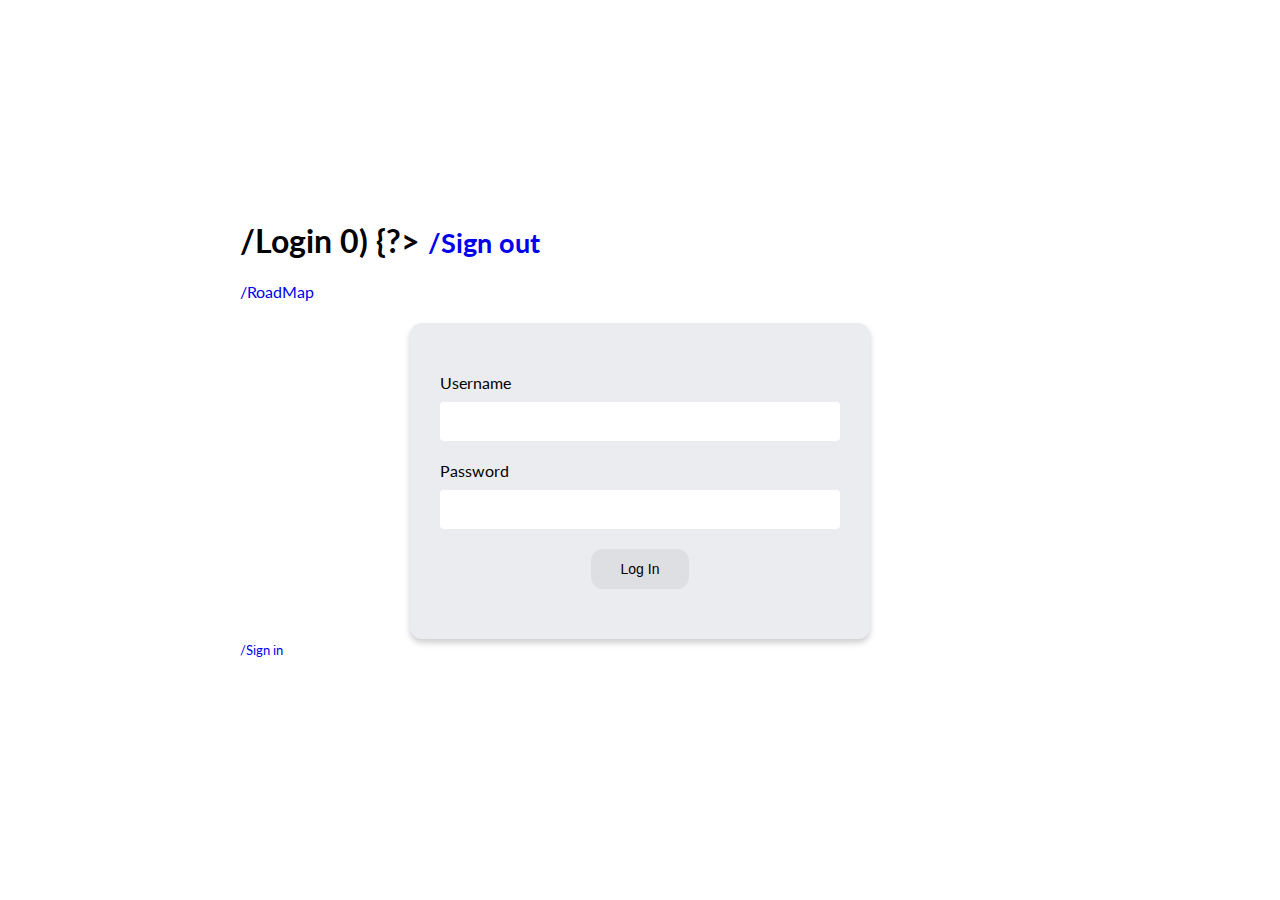
<file: assets/templates/html/login.html>
<!DOCTYPE html>
<html lang="ru">

<head>
    <meta charset="UTF-8">
    <meta http-equiv="X-UA-Compatible" content="IE=edge">
    <meta name="viewport" content="width=device-width, initial-scale=1.0">


    <link rel="icon" href="/assets/frontend/img/favicon/favicon.ico">

    <link rel="stylesheet" href="/assets/frontend/fonts/fonts.css">
    <link rel="stylesheet" href="/assets/frontend/css/auth.css">

    <title>ManicureApp - Login</title>
</head>

<body>

    <main class="container">

        <h1>/Login <? if ($accessLevel > 0) {?> <a href="/user/signout"><small>/Sign out</small></a> <?}?></h1>
        <a href="/">/RoadMap</a>

        <div class="process">
            <p><? isset($error) ? print($error) : null ?></p>
        </div>
        <form method="POST" class="form" action="/user/login">
            <div class="form-group">
                <label for="username">Username</label>
                <input type="text" name="username" required="required">
            </div>
            <div class="form-group">
                <label for="username">Password</label>
                <input type="password" name="password" required="required">
            </div>
            <div class="form-action">
                <button type="submit">Log In</button>
            </div>
        </form>
        <a href="/signin"><small>/Sign in</small></a>

    </main>

    
</body>

</html>
</file>
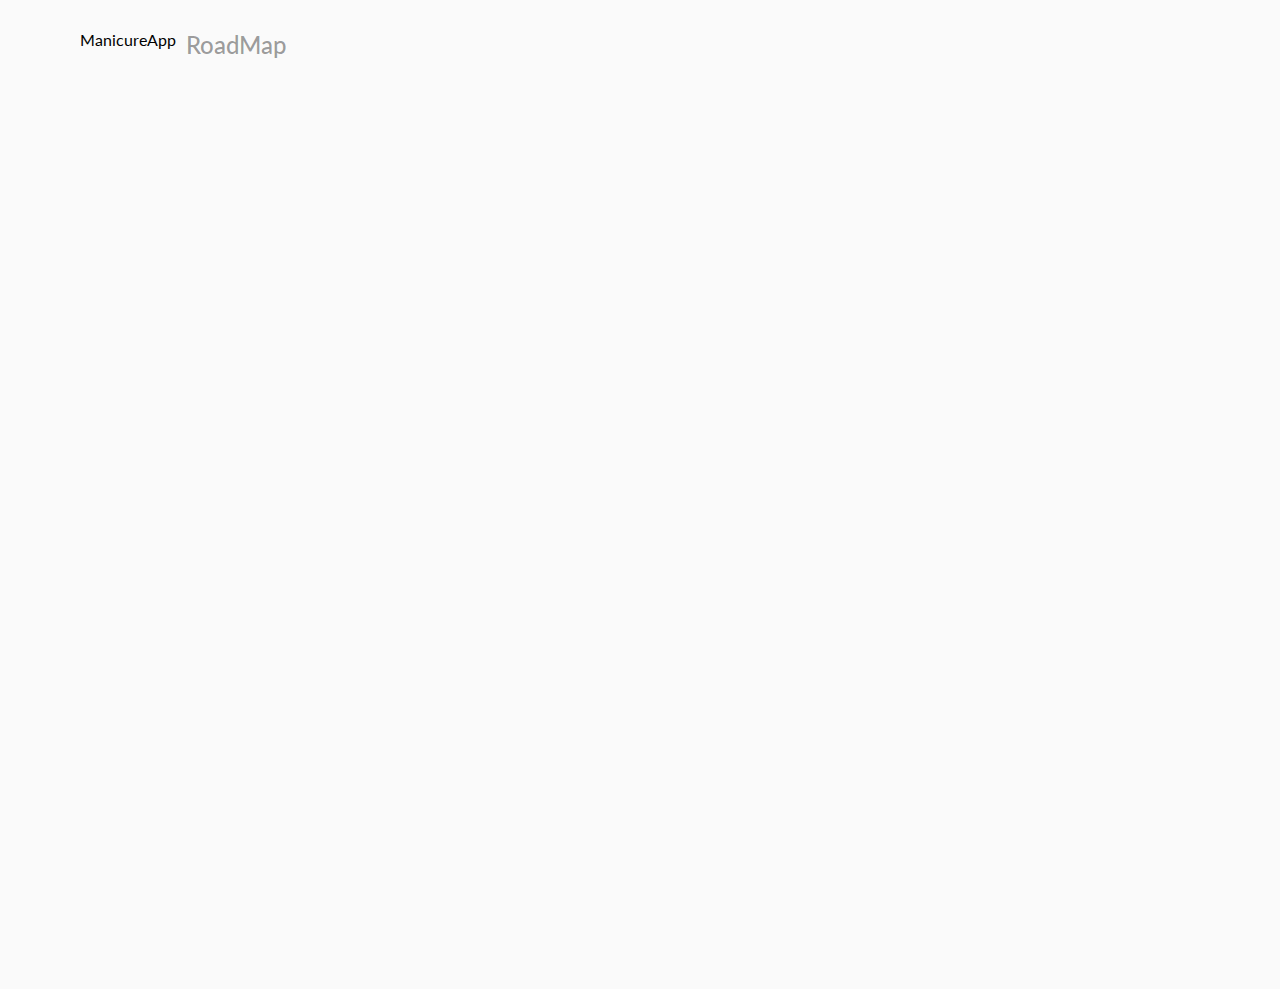
<file: assets/templates/html/roadmap.html>
<!DOCTYPE html>
<html lang="en">

<head>
    <meta charset="UTF-8">
    <meta http-equiv="X-UA-Compatible" content="IE=edge">
    <meta name="viewport" content="width=device-width, initial-scale=1.0">

    <link rel="icon" href="/assets/frontend/img/favicon/favicon.ico">

    <link rel="stylesheet" href="/assets/frontend/fonts/fonts.css">

    <link rel="stylesheet" href="/assets/frontend/css/style.css">
    <link rel="stylesheet" href="/assets/frontend/css/sticker.css">
    <link rel="stylesheet" href="/assets/frontend/css/modal.css">
    <link rel="stylesheet" href="/assets/frontend/css/modal-events.css">

    <title>ManicureApp - RoadMap</title>

</head>

<body>

    <header>
        ManicureApp <small class="header-b">RoadMap</small>
    </header>

    <main></main>



    <!-- <script type="text/javascript" src="/assets/frontend/js/modal.js"></script>
    <script type="text/javascript" src="/assets/frontend/js/roadmap.js"></script> -->

    <script type="text/javascript" src="/assets/frontend/js/modal/ModalStruct.js"></script>
    <script type="text/javascript" src="/assets/frontend/js/modal/AnimationSctruct.js"></script>
    <script type="text/javascript" src="/assets/frontend/js/modal/ModalAlbum.js"></script>
    <script type="text/javascript" src="/assets/frontend/js/modal/ModalAlbumAnimation.js"></script>
    <script type="text/javascript" src="/assets/frontend/js/modal/ModalConstruct.js"></script>
    <script type="text/javascript" src="/assets/frontend/js/modal/ModalField.js"></script>
    <script type="text/javascript" src="/assets/frontend/js/modal/ModalFieldAnimation.js"></script>
    <script type="text/javascript" src="/assets/frontend/js/modal/ModalStory.js"></script>
    <script type="text/javascript" src="/assets/frontend/js/modal/ModalStoryAnimation.js"></script>
    <script type="text/javascript" src="/assets/frontend/js/modal/ModalStoryProcess.js"></script>
    <script type="text/javascript" src="/assets/frontend/js/sticker/Sticker.js"></script>
    <script type="text/javascript" src="/assets/frontend/js/sticker/StickerEvents.js"></script>
    <script type="text/javascript" src="/assets/frontend/js/sticker/StickerStruct.js"></script>
    <script type="text/javascript" src="/assets/frontend/js/sticker/StickerType.js"></script>
    <script type="text/javascript" src="/assets/frontend/js/content/NavConstruct.js"></script>
    <script type="text/javascript" src="/assets/frontend/js/content/ContentConstruct.js"></script>
    <script type="text/javascript" src="/assets/frontend/js/content/ContentDrugToScroll.js"></script>
    <script type="text/javascript" src="/assets/frontend/js/content/DragAndMoveGlob.js"></script>
    <script type="text/javascript" src="/assets/frontend/js/content/DragAndMoveLoc.js"></script>


    
    <script type="text/javascript" src="/assets/frontend/js/modal-events.js"></script>
    <script type="text/javascript" src="/assets/frontend/js/utils.js"></script>
    <script type="text/javascript" src="/assets/frontend/js/app.js"></script>


</body>




</html>
</file>
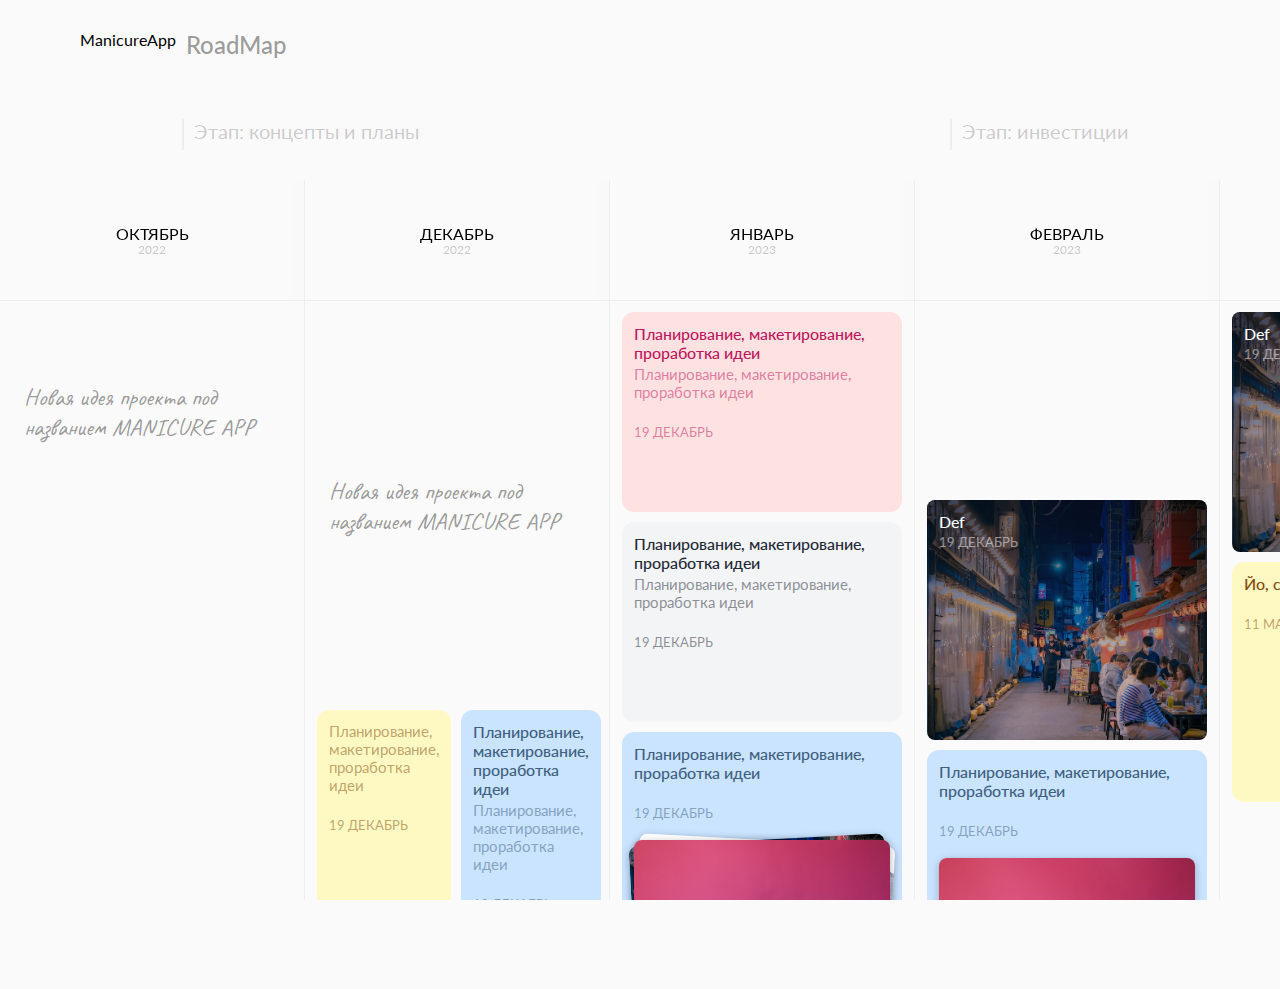
<file: assets/templates/html/roadmap.original.html>
<!DOCTYPE html>
<html lang="en">

<head>
    <meta charset="UTF-8">
    <meta http-equiv="X-UA-Compatible" content="IE=edge">
    <meta name="viewport" content="width=device-width, initial-scale=1.0">

    <link rel="stylesheet" href="/assets/frontend/fonts/fonts.css">

    <link rel="stylesheet" href="/assets/frontend/css/style.css">
    <link rel="stylesheet" href="/assets/frontend/css/sticker.css">

    <title>ManicureApp - RoadMap</title>

</head>

<body>

    <header>
        ManicureApp <small class="header-b">RoadMap</small>
    </header>

    <main>


        <nav>
            <div class="space-divider"></div>
            <a class="nav-step">Этап: концепты и планы</a>
            <div class="space-divider step-2"></div>
            <a class="nav-step">Этап: инвестиции</a>
        </nav>
        
        <div class="content">
        
            <div class="roadmap-column">
        
                <div class="column-title">
                    <span>Октябрь</span>
                    <small>2022</small>
                </div>
        
                <div class="column-body">
        
                    <div class="sticker-box">
                        <div class="sticker-insp sticker-hand-write">
                            <div class="sticker-padding">
                                <p class="sticker-text">Новая идея проекта под названием MANICURE APP</p>
                            </div>
                        </div>
                    </div>
                </div>
        
        
            </div>
        
            <div class="roadmap-column">
                <div class="column-title">
                    <span>Декабрь</span>
                    <small>2022</small>
                </div>
        
                <div class="column-body scrollhide">
        
                    <div class="sticker-box sticker-space"></div>
        
                    <div class="sticker-box">
                        <div class="sticker-insp sticker-hand-write">
                            <div class="sticker-padding">
                                <p class="sticker-text">Новая идея проекта под названием MANICURE APP</p>
                            </div>
                        </div>
                    </div>
        
                    <div class="sticker-box sticker-space"></div>
        
                    <div class="sticker-box">
                        <div class="sticker-insp sticker-color-2">
                            <div class="sticker-padding">
                                <p class="sticker-descr">Планирование, макетирование, проработка идеи</p>
                                <small class="sticker-date">19 Декабрь</small>
                            </div>
                        </div>
                        <div class="sticker-insp sticker-color-1">
                            <div class="sticker-padding">
                                <p class="sticker-text">Планирование, макетирование, проработка идеи</p>
                                <p class="sticker-descr">Планирование, макетирование, проработка идеи</p>
                                <small class="sticker-date">19 Декабрь</small>
                            </div>
                        </div>
                    </div>
        
                    <div class="sticker-box">
                        <div class="sticker-insp sticker-color-3">
                            <div class="sticker-padding">
                                <p class="sticker-text">Планирование, макетирование, проработка идеи</p>
                                <p class="sticker-descr">Планирование, макетирование, проработка идеи</p>
                                <small class="sticker-date">19 Декабрь</small>
                            </div>
                        </div>
                    </div>
        
                    <div class="sticker-box">
                        <div class="sticker-insp sticker-color-4">
                            <div class="sticker-padding">
                                <p class="sticker-text">Планирование, макетирование, проработка идеи</p>
                                <p class="sticker-descr">Планирование, макетирование, проработка идеи</p>
                                <small class="sticker-date">19 Декабрь</small>
                            </div>
                        </div>
                    </div>
        
                    <div class="sticker-box">
                        <div class="sticker-insp sticker-color-5">
                            <div class="sticker-padding">
                                <p class="sticker-text">Планирование, макетирование, проработка идеи</p>
                                <p class="sticker-descr">Планирование, макетирование, проработка идеи</p>
                                <small class="sticker-date">19 Декабрь</small>
                            </div>
                        </div>
                    </div>
        
        
        
                </div>
        
        
            </div>
        
            <div class="roadmap-column">
        
                <div class="column-title">
                    <span>Январь</span>
                    <small>2023</small>
                </div>
        
                <div class="column-body">
        
                    <div class="sticker-box">
                        <div class="sticker-insp sticker-color-6">
                            <div class="sticker-padding">
                                <p class="sticker-text">Планирование, макетирование, проработка идеи</p>
                                <p class="sticker-descr">Планирование, макетирование, проработка идеи</p>
                                <small class="sticker-date">19 Декабрь</small>
                            </div>
                        </div>
                    </div>
        
                    <div class="sticker-box">
                        <div class="sticker-insp sticker-color-7">
                            <div class="sticker-padding">
                                <p class="sticker-text">Планирование, макетирование, проработка идеи</p>
                                <p class="sticker-descr">Планирование, макетирование, проработка идеи</p>
                                <small class="sticker-date">19 Декабрь</small>
                            </div>
                        </div>
                    </div>
        
        
                    <div class="sticker-box evented">
                        <div class="sticker-insp sticker-color-1">
                            <div class="sticker-padding">
                                <p class="sticker-text">Планирование, макетирование, проработка идеи</p>
                                <small class="sticker-date">19 Декабрь</small>
                                <div class="sticker-img-group">
                                    <div class="sticker-img-box">
                                        <div class="sticker-img">
                                            <img src="/assets/frontend/img/exphoto-1.jpg">
                                        </div>
                                    </div>
                                    <div class="sticker-img-box">
                                        <div class="sticker-img">
                                            <img src="/assets/frontend/img/exphoto-2.jpg">
                                        </div>
                                    </div>
                                    <div class="sticker-img-box">
                                        <div class="sticker-img">
                                            <img src="/assets/frontend/img/exphoto-3.jpg">
                                        </div>
                                    </div>
                                </div>
        
        
                            </div>
                        </div>
                    </div>
        
                </div>
        
        
        
            </div>
        
            <div class="roadmap-column">
        
                <div class="column-title">
                    <span>Февраль</span>
                    <small>2023</small>
                </div>
        
                <div class="column-body">
        
                    <div class="sticker-box"></div>
        
                    <div class="sticker-box"></div>
        
        
                    <div class="sticker-box evented">
                        <div class="sticker-insp sticker-full">
                            <div class="sticker-full-img">
                                <img src="/assets/frontend/img/exphoto-2.jpg">
                            </div>
                            <div class="sticker-padding">
                                <p class="sticker-text">Def</p>
                                <small class="sticker-date">19 Декабрь</small>
                            </div>
                        </div>
                    </div>
        
                    <div class="sticker-box evented">
                        <div class="sticker-insp sticker-color-1">
                            <div class="sticker-padding">
                                <p class="sticker-text">Планирование, макетирование, проработка идеи</p>
                                <small class="sticker-date">19 Декабрь</small>
                                <div class="sticker-img-solo">
                                    <div class="sticker-img-box">
                                        <div class="sticker-img">
                                            <img src="/assets/frontend/img/exphoto-1.jpg">
                                        </div>
                                    </div>
                                </div>
        
        
                            </div>
                        </div>
                    </div>
        
                </div>
        
        
        
            </div>
        
            
        
            <div class="roadmap-column">
        
                <div class="column-title">
                    <span>Март</span>
                    <small>2023</small>
                </div>
        
                <div class="column-body">
        
        
                    <div class="sticker-box evented">
                        <div class="sticker-insp sticker-full">
                            <div class="sticker-full-img">
                                <img src="/assets/frontend/img/exphoto-2.jpg">
                            </div>
                            <div class="sticker-padding">
                                <p class="sticker-text">Def</p>
                                <small class="sticker-date">19 Декабрь</small>
                            </div>
                        </div>
                    </div>
        
                    <div class="sticker-box animate evented">
                        <div class="sticker-insp sticker-color-2">
                            <div class="sticker-padding">
                                <p class="sticker-text">Йо, с др</p>
                                <small class="sticker-date">11 март</small>
                            </div>
                            <div class="sticker-animate">
                                <div class="sticker-animate-img">
                                    <!-- <img src="/assets/frontend/img/partycapfront.png" style="height: 400px"> -->
                                    <img src="/assets/frontend/img/trash.png" style="height: 400px">
                                </div>
                            </div>
                        </div>
                    </div>
        
                </div>
        
        
        
            </div>
        
        </div>

    </main>
</body>

<script type="text/javascript" src="/assets/frontend/js/roadmap.js"></script>
</html>
</file>
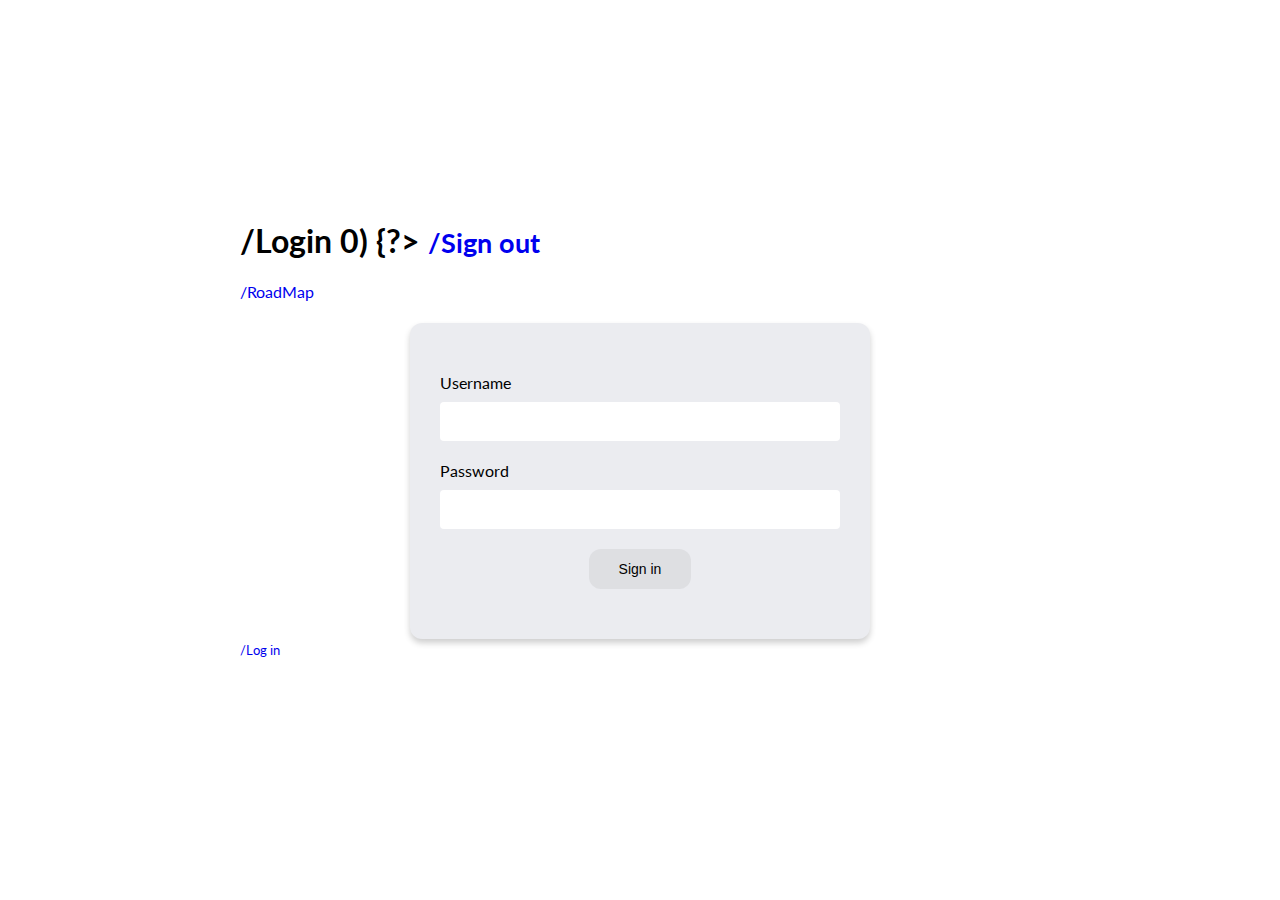
<file: assets/templates/html/signin.html>
<!DOCTYPE html>
<html lang="ru">

<head>
    <meta charset="UTF-8">
    <meta http-equiv="X-UA-Compatible" content="IE=edge">
    <meta name="viewport" content="width=device-width, initial-scale=1.0">


    <link rel="icon" href="/assets/frontend/img/favicon/favicon.ico">

    <link rel="stylesheet" href="/assets/frontend/fonts/fonts.css">
    <link rel="stylesheet" href="/assets/frontend/css/auth.css">

    <title>ManicureApp - Login</title>
</head>

<body>

    <main class="container">

        <h1>/Login <? if ($accessLevel > 0) {?> <a href="/user/signout"><small>/Sign out</small></a> <?}?></h1>
        <a href="/">/RoadMap</a>

        <div class="process">
            <p><? isset($error) ? print($error) : null ?></p>
        </div>
        <form method="POST" class="form" action="/user/signin">
            <div class="form-group">
                <label for="username">Username</label>
                <input type="text" name="username" required="required">
            </div>
            <div class="form-group">
                <label for="username">Password</label>
                <input type="password" name="password" required="required">
            </div>
            <div class="form-action">
                <button type="submit">Sign in</button>
            </div>
        </form>

        <a href="/login"><small>/Log in</small></a>

    </main>

    
</body>

</html>
</file>
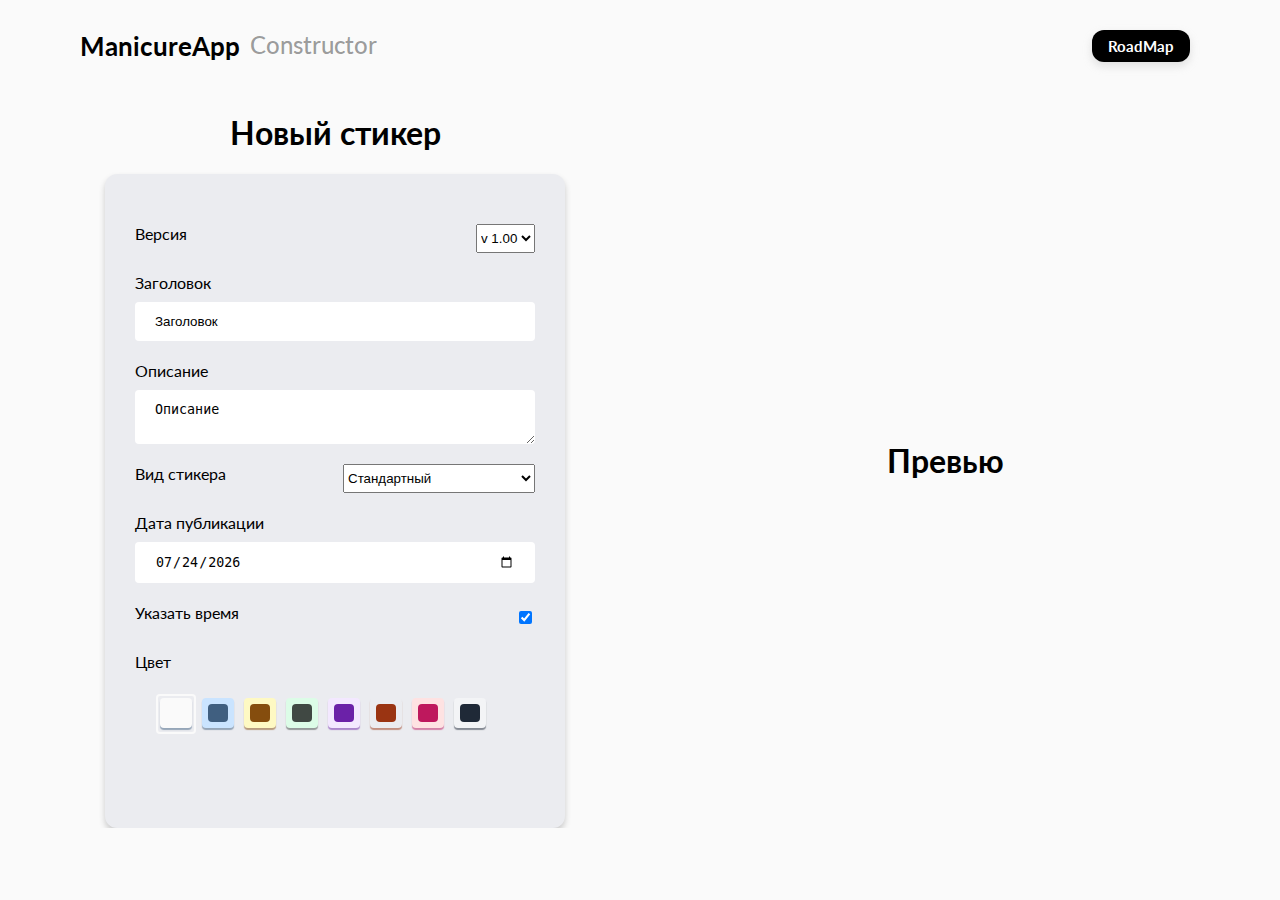
<file: assets/templates/html/origin/constructor.html>
<!DOCTYPE html>
<html lang="en">

<head>
    <meta charset="UTF-8">
    <meta http-equiv="X-UA-Compatible" content="IE=edge">
    <meta name="viewport" content="width=device-width, initial-scale=1.0">

    <link rel="icon" href="/assets/frontend/img/favicon/favicon.ico">

    <link rel="stylesheet" href="/assets/frontend/fonts/fonts.css">

    <link rel="stylesheet" href="/assets/frontend/css/style.css">
    <link rel="stylesheet" href="/assets/frontend/css/sticker.css">
    <link rel="stylesheet" href="/assets/frontend/css/modal.css">
    <link rel="stylesheet" href="/assets/frontend/css/modal-events.css">
    <link rel="stylesheet" href="/assets/frontend/css/constructor.css">

    <title>ManicureApp - RoadMap | Constructor</title>

</head>

<body>

    <header>
        <h1>ManicureApp</h1> <small class="header-b">Constructor</small><a href="/"><button
                class="button">RoadMap</button></a>
    </header>

    <main class="container">

        <div class="sticker-create">
            <h1>Новый стикер</h1>
            <div class="form">
                <div class="form-group">
                    <label for="version">Версия</label>
                    <select name="version" id="version">
                        <option value="1.00" selected>v 1.00</option>
                    </select>
                </div>
                <div class="form-group">
                    <label for="title">Заголовок</label>
                    <input type="text" name="title" id="title" value="Заголовок">
                </div>
                <div class="form-group">
                    <label for="description">Описание</label>
                    <textarea type="textarea" name="description" id="description" value="Описание">Описание</textarea>
                </div>
                <div class="form-group">
                    <label for="type">Вид стикера</label>
                    <select name="type" id="type">
                        <option value="sticker" selected>Стандартный</option>
                        <option value="hand-write">Рукописный</option>
                        <option value="two-stickers">Двойное поле</option>
                        <option value="album">Альбом</option>
                        <option value="photo">Фото/Видео</option>
                        <option value="animate">Анимация (вызов функции)</option>
                        <option value="sticker-3d">Стикер 3D</option>
                    </select>
                </div>
                <div class="form-group">
                    <label for="date">Дата публикации</label>
                    <input type="date" name="date" id="date" value="Дата">
                </div>
                <div class="form-group">
                    <label for="time">Указать время</label>
                    <input type="checkbox" name="time" id="time" checked>
                </div>
                <div class="form-group">
                    <label for="color">Цвет</label>
                    <div class="radio-group radio-color-select">
                        <input type="radio" name="color" class="null" value="0" id="radio-color-0">
                        <label for="radio-color-0"><span></span></label>

                        <input type="radio" name="color" class="blue" value="1" id="radio-color-1">
                        <label for="radio-color-1"><span></span></label>

                        <input type="radio" name="color" class="yellow" value="2" id="radio-color-2">
                        <label for="radio-color-2"><span></span></label>

                        <input type="radio" name="color" class="green" value="3" id="radio-color-3">
                        <label for="radio-color-3"><span></span></label>

                        <input type="radio" name="color" class="pink" value="4" id="radio-color-4">
                        <label for="radio-color-4"><span></span></label>

                        <input type="radio" name="color" class="purple" value="5" id="radio-color-5">
                        <label for="radio-color-5"><span></span></label>

                        <input type="radio" name="color" class="red" value="6" id="radio-color-6">
                        <label for="radio-color-6"><span></span></label>

                        <input type="radio" name="color" class="gray" value="7" id="radio-color-7">
                        <label for="radio-color-7"><span></span></label>
                    </div>
                </div>
                <div class="form-group" style="display: none">
                    <label for="option-rotate">Поворрот</label>
                    <input type="text" name="option-rotate" id="option-rotate" value="15">
                    <input type="range" name="option-rotate-range" id="option-rotate-range" value="15" min="-90"
                        max="90">
                </div>

                <div class="form-group" style="display: none">
                    <label for="insp-mode">Модификатор</label>
                    <input type="text" name="insp-mode" id="insp-mode" value="">
                </div>


                <div class="double-field" style="display: none">
                    <h3>Двойное поле</h3>
                    <div class="form" style="width: auto;">
                        <div class="form-group">
                            <label for="title-2">Заголовок-2</label>
                            <input type="text" name="title-2" id="title-2" value="Заголовок-2">
                        </div>
                        <div class="form-group">
                            <label for="description-2">Описание-2</label>
                            <textarea type="textarea" name="description-2" id="description-2"
                                value="Описание-2">Описание-2</textarea>
                        </div>
                        <div class="form-group">
                            <label for="time-2">Указать время-2</label>
                            <input type="checkbox" name="time-2" id="time-2" checked>
                        </div>
                        <div class="form-group">
                            <label for="color">Цвет-2</label>
                            <div class="radio-group radio-color-select">
                                <input type="radio" name="color-2" class="null" value="0" id="radio-color-0-2">
                                <label for="radio-color-1-2"><span></span></label>

                                <input type="radio" name="color-2" class="blue" value="1" id="radio-color-1-2">
                                <label for="radio-color-1-2"><span></span></label>

                                <input type="radio" name="color-2" class="yellow" value="2" id="radio-color-2-2">
                                <label for="radio-color-2-2"><span></span></label>

                                <input type="radio" name="color-2" class="green" value="3" id="radio-color-3-2">
                                <label for="radio-color-3-2"><span></span></label>

                                <input type="radio" name="color-2" class="pink" value="4" id="radio-color-4-2">
                                <label for="radio-color-4-2"><span></span></label>

                                <input type="radio" name="color-2" class="purple" value="5" id="radio-color-5-2">
                                <label for="radio-color-5-2"><span></span></label>

                                <input type="radio" name="color-2" class="red" value="6" id="radio-color-6-2">
                                <label for="radio-color-6-2"><span></span></label>

                                <input type="radio" name="color-2" class="gray" value="7" id="radio-color-7-2">
                                <label for="radio-color-7-2"><span></span></label>
                            </div>
                        </div>
                        <div class="form-group">
                            <label for="type-2">Вид стикера</label>
                            <select name="type-2" id="type-2">
                                <option value="sticker" selected>Стандартный</option>
                                <option value="hand-write">Рукописный</option>
                            </select>
                        </div>
                        <div class="form-group">
                            <label for="insp-mode-2">Модификатор</label>
                            <input type="text" name="insp-mode-2" id="insp-mode-2" value="">
                        </div>
                    </div>
                </div>
            </div>
        </div>
        <div class="sticker-example">
            <h1>Превью</h1>
            <div class="sticker-view"></div>
        </div>

    </main>


    <script type="text/javascript" src="/assets/frontend/js/modal/ModalStruct.js"></script>
    <script type="text/javascript" src="/assets/frontend/js/modal/AnimationSctruct.js"></script>
    <script type="text/javascript" src="/assets/frontend/js/modal/ModalAlbum.js"></script>
    <script type="text/javascript" src="/assets/frontend/js/modal/ModalAlbumAnimation.js"></script>
    <script type="text/javascript" src="/assets/frontend/js/modal/ModalConstruct.js"></script>
    <script type="text/javascript" src="/assets/frontend/js/modal/ModalField.js"></script>
    <script type="text/javascript" src="/assets/frontend/js/modal/ModalFieldAnimation.js"></script>
    <script type="text/javascript" src="/assets/frontend/js/modal/ModalStory.js"></script>
    <script type="text/javascript" src="/assets/frontend/js/modal/ModalStoryAnimation.js"></script>
    <script type="text/javascript" src="/assets/frontend/js/modal/ModalStoryProcess.js"></script>
    <script type="text/javascript" src="/assets/frontend/js/sticker/Sticker.js"></script>
    <script type="text/javascript" src="/assets/frontend/js/sticker/StickerEvents.js"></script>
    <script type="text/javascript" src="/assets/frontend/js/sticker/StickerStruct.js"></script>
    <script type="text/javascript" src="/assets/frontend/js/sticker/StickerType.js"></script>
    <script type="text/javascript" src="/assets/frontend/js/content/NavConstruct.js"></script>
    <script type="text/javascript" src="/assets/frontend/js/content/ContentConstruct.js"></script>
    <script type="text/javascript" src="/assets/frontend/js/content/ContentDrugToScroll.js"></script>
    <script type="text/javascript" src="/assets/frontend/js/content/ContentAnimation.js"></script>
    <script type="text/javascript" src="/assets/frontend/js/content/DragAndMoveGlob.js"></script>
    <script type="text/javascript" src="/assets/frontend/js/content/DragAndMoveLoc.js"></script>



    <script type="text/javascript" src="/assets/frontend/js/modal-events.js"></script>
    <script type="text/javascript" src="/assets/frontend/js/utils.js"></script>

    <script type="text/javascript" src="/assets/frontend/js/constructor.js"></script>


</body>


</html>
</file>
<file: assets/frontend/fonts/fonts.css>
@font-face {
    font-family: 'Lato';
    font-style: normal;
    font-weight: 300;
    src: url('/assets/frontend/fonts/latolight.ttf') format('truetype');
    text-rendering: optimizeLegibility;
}

@font-face {
    font-family: 'Lato';
    font-style: normal;
    font-weight: 400;
    src: url('/assets/frontend/fonts/latoregular.ttf') format('truetype');
    text-rendering: optimizeLegibility;
}

@font-face {
    font-family: 'Lato';
    font-style: normal; 
    font-weight: 500;
    src: url('/assets/frontend/fonts/latomedium.ttf') format('truetype');
    text-rendering: optimizeLegibility;
}

@font-face {
    font-family: 'Lato';
    font-style: normal;
    font-weight: 700;
    src: url('/assets/frontend/fonts/latobold.ttf') format('truetype');
    text-rendering: optimizeLegibility;
}

@font-face {
    font-family: 'Caveat';
    font-style: normal;
    font-weight: 400;
    src: url('/assets/frontend/fonts/Caveat-Regular.ttf') format('truetype');
    text-rendering: optimizeLegibility;
}

@font-face {
    font-family: 'Caveat';
    font-style: normal;
    font-weight: 700;
    src: url('/assets/frontend/fonts/Caveat-Bold.ttf') format('truetype');
    text-rendering: optimizeLegibility;
}
</file>
<file: assets/frontend/css/auth.css>
html,
body {
    font-family: "Lato";
    font-style: normal;
    transition: 0.2s ease-in;
    cursor: default;
}

html,
body,
p,
a {
    padding: 0;
    margin: 0;
}

a {
    text-decoration: none;
}

ul {
    list-style: none;
    padding: 0;
}

.container {
    width: 100%;
    max-width: 800px;
    margin: 0 auto;
    padding: 200px 0;
    display: flex;
    flex-direction: column;
    align-items: flex-start;
    justify-content: center;
}

.process {
    width: 100%;
    height: 22px;
}

.process p {
    width: 100%;
    text-align: center;
}

.form {
    position: relative;
    margin: 0 auto;
    width: 400px;
    background: #ebecf0;
    box-shadow: 0 4px 6px 0 rgba(0, 0, 0, 0.1921568627);
    border-radius: 12px;
    padding: 50px 30px;
}

.form .form-group {
    display: flex;
    flex-wrap: wrap;
    justify-content: space-between;
    margin-bottom: 20px;
    width: 100%;
}

.form .form-group label {
    display: block;
    margin-bottom: 10px;
}

.form .form-group input {
    outline: none;
    display: block;
    width: 100%;
    border: 0;
    border-radius: 4px;
    padding: 12px 20px;
}

.form .form-action {
    display: flex;
    flex-wrap: wrap;
    justify-content: center;
}

.form .form-action button {
    outline: none;
    background: rgba(151, 151, 151, 0.1568627451);
    border: 0;
    border-radius: 12px;
    padding: 12px 30px;
    font-size: 14px;
    cursor: pointer;
}
</file>
<file: assets/frontend/css/style.css>
:root {

    /* Color styles */
    --black: rgba(0, 0, 0, 1);
    --black-40: rgba(0, 0, 0, 0.4000000059604645);
    --light: rgba(255, 255, 255, 1);
    --background: rgba(250, 250, 250, 1);
    --sticker--b-g-1: rgb(202, 228, 255);
    --sticker--text-1: rgb(64, 95, 128);
    --sticker--descr-1: rgba(64, 95, 128, 0.5);
    --sticker--b-g-2: rgba(254, 249, 195, 1);
    --sticker--text-2: rgba(133, 77, 14, 1);
    --sticker--descr-2: rgba(133, 77, 14, 0.5);
    --sticker--b-g-3: rgba(220, 252, 231, 1);
    --sticker--text-3: rgba(64, 72, 67, 1);
    --sticker--descr-3: rgba(64, 72, 67, 0.5);
    --sticker--b-g-4: rgba(243, 232, 255, 1);
    --sticker--text-4: rgba(107, 33, 168, 1);
    --sticker--descr-4: rgba(107, 33, 168, 0.5);
    --sticker--d-b-5: rgba(255, 237, 213, 1);
    --sticker--text-5: rgba(154, 52, 18, 1);
    --sticker--descr-5: rgba(154, 52, 18, 0.5);
    --sticker--b-g-6: rgba(254, 226, 226, 1);
    --sticker--text-6: rgba(190, 24, 93, 1);
    --sticker--descr-6: rgba(190, 24, 93, 0.5);
    --sticker--b-g-7: rgba(243, 244, 246, 1);
    --sticker--text-7: rgba(31, 41, 55, 1);
    --sticker--descr-7: rgba(31, 41, 55, 0.5);
    --red-color: rgba(216, 78, 109, 1);
    --black20: rgba(0, 0, 0, 0.20000000298023224);
    --black10: rgba(0, 0, 0, 0.10000000149011612);
    --green--online: rgba(88, 207, 117, 1);
    --gray-nomal: rgba(156, 158, 157, 1);
    --green-color: rgba(101, 194, 93, 1);
    --nail-color-1: rgba(0, 66, 157, 1);
    --field-bg: rgb(245, 245, 245);


    /* Effect styles */
    --box-shadow-black: 0px 4px 8px rgba(186, 186, 186, 0.25);
    --box-shadow-light: 0px 4px 8px rgba(186, 186, 186, 0.25);
    --box-shadow-photos: 0px 2px 8px rgba(0, 0, 0, 0.25);
    --box-shadow-slider: 0px 4px 12px rgba(186, 186, 186, 0.3), 0px 14px 34px rgba(186, 186, 186, 0.2);
    --box-shadow-fat-shadow: 0px 4px 8px rgba(186, 186, 186, 0.4);
    --box-shadow--nail-color-1: -2px 0px 4px rgba(0, 66, 157, 0.24), -2px 5px 5px rgba(4, 4, 4, 0.3);

}

html, body {
    margin: 0;
    height: 100%;
    overflow: hidden;

    cursor: default;
    font-family: 'Lato';
    font-style: normal;
    font-weight: 400;
}

body {
    background: var(--background);
    position: relative;
}

header {
    display: flex;
    flex-direction: row;
    align-items: flex-start;
    padding: 30px 80px;
    gap: 10px;

    /* Black */
    color: var(--black);

}

header small {
    font-family: 'Lato';
    font-style: normal;
    font-weight: 500;
    font-size: 24px;

    color: var(--black-40);

}

header h1 {
    padding: 0;
    margin: 0;

    font-weight: 700;
    font-size: 26px;
}

header a {
    padding: 0;
    margin: 0;

    text-decoration: none;
    margin-left: auto;

    font-style: normal;
    font-weight: 500;
    font-size: 24px;
}

main {
    display: flex;
    flex-direction: column;
    align-items: flex-start;
    padding: 0px;

    height: 100%;

    overflow-x: scroll;
    overflow-y: hidden;

    -ms-overflow-style: none;
    scrollbar-width: none;

    scroll-behavior: smooth;
}

main::-webkit-scrollbar {
    display: none;
}

.scrollhide {
    -ms-overflow-style: none;
    scrollbar-width: none;
}

.scrollhide ::-webkit-scrollbar {
    display: none;
}

nav {
    display: flex;
    flex-direction: row;
    align-items: flex-start;
    padding: 30px 40px;
    gap: 10px;

    width: 100%;
}

nav .space-divider {
    box-sizing: border-box;

    width: 144px;
    height: 100%;

    border-right: 2px solid #EEEEEE;
}

nav .space-divider.step-2 {
    box-sizing: border-box;

    width: 523px;
    height: 31px;

    border-right: 2px solid #EEEEEE;
}

nav .nav-step {
    font-weight: 400;
    font-size: 20px;
    line-height: 24px;

    /* Black20 */
    color: var(--black20);
}

button {
    font-family: 'Lato';
    font-style: normal;
    font-weight: 400;
}

.content {
    display: flex;
    flex-direction: row;
    align-items: flex-start;
    padding: 0px;

    width: 100%;
    height: 100%;
}

.roadmap-column {
    position: relative;

    display: flex;
    flex-direction: column;
    align-items: center;
    padding: 0px;

    width: auto;
    height: 100%;


    /* Inside auto layout */
    align-self: stretch;
    flex-grow: 0;
}

.column-title {
    display: flex;
    flex-direction: column;
    align-items: center;
    justify-content: center;
    padding: 20px 0px;

    height: 80px;

    border-right: 1px solid #EEEEEE;

    align-self: stretch;

}


.column-title span {
    width: 100%;

    font-weight: 400;
    font-size: 16px;
    text-align: center;

    /* Black */
    color: var(--black);
    text-transform: uppercase;
}

.column-title small {
    width: 100%;
    font-size: 12px;
    line-height: 14px;
    text-align: center;

    /* Black20 */
    color: var(--black20);
}

.column-body {
    box-sizing: border-box;

    /* Auto layout */
    display: flex;
    flex-direction: column;
    align-items: flex-start;
    padding: 12px;
    gap: 10px;

    width: auto;
    height: 100%;

    border-width: 2px 2px 0px 0px;
    border-style: solid;
    border-color: #EEEEEE;

    /* Inside auto layout */
    align-self: stretch;
    flex-grow: 1;


    overflow-y: auto;

    padding-bottom: 250px;

    scroll-behavior: smooth;

}

.column-body {
    -ms-overflow-style: none;
    scrollbar-width: none;
}

.column-body::-webkit-scrollbar {
    display: none;
}

.button {
    display: flex;
    justify-content: center;
    align-items: center;

    color: var(--light);
    background: var(--black);
    /* height: 50px; */
    flex-grow: 0;

    padding: 0 16px;
    margin: 0px 10px;

    font-size: 15px;
    font-weight: 700;
    line-height: 32px;

    border-radius: 12px;
    transition: all .2s ease;
    -webkit-user-select: none;
    -moz-user-select: none;
    user-select: none;
    text-align: center;
    white-space: nowrap;
    border: none;
    cursor: pointer;
    box-shadow: var(--box-shadow-fat-shadow);
    outline: none !important;
}

.button:hover {
    filter: brightness(115%);
}

.button:active {
    box-shadow: inset 0 0 4px 2px rgba(53, 53, 53, 1)
}

.column-body.column-show-in {
    animation: column-show-in .3s cubic-bezier(0.7, -0.18, 0.29, 1.36) forwards;
}

@keyframes column-show-in {
    from {
        opacity: 0;
        transform: scale(.35);
    }

    70% {
        opacity: 1;
    }

    to {
        transform: scale(1);
    }
}

@supports ((-webkit-backdrop-filter: none) or (backdrop-filter: none)) {

    .column-title {
        position: absolute;
        top: 0px;
        left: 0px;
        right: 0px;

        background: rgba(250, 250, 250, .5);
        -webkit-backdrop-filter: blur(10px);
        backdrop-filter: blur(10px);
        z-index: 2;
        /* border-width: 0px 2px 2px 0px; */
        border-bottom: 1px solid #EEEEEE;
    }

    .column-body {
        padding-top: 132px;
        z-index: 1;
        border-width: 0px 1px 0px 0px;
    }
}
</file>
<file: assets/frontend/css/sticker.css>
.sticker-box audio, .sticker-box img, video {
    display: block;
    vertical-align: middle;
}

.sticker-box img, .sticker-box video {
    max-width: 100%;
    height: auto;
}

.sticker-box {
    display: flex;
    flex-direction: row;
    align-items: flex-start;
    padding: 0px;
    gap: 10px;

    min-width: 20vw;
    max-width: 20vw;
    /* max-height: 21vh; */

    cursor: default;
    height: auto;

    -webkit-user-select: none;
    -khtml-user-select: none;
    -moz-user-select: none;
    -o-user-select: none;
    user-select: none;
    touch-action: pan-y;
}

.sticker-box:not(.evented) {
    cursor: default;
}

/* .sticker-box.sticker-space { */

.sticker-box:empty {
    display: block;
    position: relative;
    min-height: 84px;
}

.sticker-box .evented {
    cursor: pointer;
}

.sticker-insp {
    position: relative;
    display: block;
    /* display: flex;
    flex-direction: column;
    align-items: flex-start; */
    padding: 0px;

    border-radius: 12px;

    transition: transform .15s ease;
    width: 100%;
    min-height: 200px;
}

.sticker-box .sticker-insp.evented:hover {
    transform: scale(.98);
}


.sticker-padding {
    position: relative;
    display: flex;
    flex-direction: column;
    justify-content: center;
    align-items: flex-start;
    padding: 12px;
    gap: 3px;

    align-self: stretch;
}

.sticker-padding p {
    padding: 0;
    margin: 0;
    word-wrap: break-word;
    width: 100%;
    height: auto;
}

.sticker-text {
    font-weight: 500;
    font-size: 16px;
}

.sticker-descr {
    font-weight: 400;
    font-size: 15px;
}

.sticker-date {
    font-weight: 400;
    font-size: 13px;
    padding-top: 20px;
    text-transform: uppercase;
}

.sticker-hand-write {
    display: flex;
    justify-content: center;
}

.sticker-hand-write .sticker-text {
    font-family: 'Caveat';
    font-style: normal;
    font-weight: 400;
    font-size: 24px;
    line-height: 30px;
    text-align: left;

    /* Black 40 */
    color: var(--black-40);
}



.sticker-img-group {
    position: relative;
    margin-top: 16px;
    height: 250px;
    width: 100%;
}

.sticker-img-solo {
    position: relative;
    margin-top: 16px;
    height: 280px;
    width: 100%;
}

.sticker-img-box {
    position: absolute;
    height: 100%;
    max-height: 85%;
    z-index: 6;
    transition: transform .2s ease;
}

.sticker-img-group .sticker-img-box .sticker-img,
.sticker-img-solo .sticker-img-box .sticker-img {
    border-radius: 8px;
    overflow: hidden;
    display: flex;
    align-items: center;
    justify-content: center;
    transition: transform .2s ease;
    box-shadow: 0px 2px 8px rgba(0, 0, 0, 0.25);
    width: 100%;
}

.sticker-img-group .sticker-img-box .sticker-img {
    height: 220px;
}

.sticker-img-solo .sticker-img-box .sticker-img {
    height: 280px;
}

.sticker-img img {
    min-height: 102%;
    width: 100%;
    -o-object-fit: cover;
    object-fit: cover;
    pointer-events: none;
}

.sticker-img-group .sticker-img-box:nth-child(2) {
    transform: rotate(-3deg);
    z-index: 5;
}

.sticker-img-group .sticker-img-box:nth-child(3) {
    transform: rotate(3deg);
    z-index: 4;
}

.evented .sticker-img-group:hover .sticker-img-box:nth-child(2) {
    transform: rotate(-4deg);
}

.evented .sticker-img-group:hover .sticker-img-box:nth-child(3) {
    transform: rotate(4deg);
}


.sticker-full {
    position: relative;
    height: 240px;
}

.sticker-full-img {
    position: absolute;
    z-index: 0;
    width: 100%;
    height: 240px;

    border-radius: 8px;
    overflow: hidden;
    display: flex;
    align-items: center;
    justify-content: center;
    transition: transform .2s ease;
}

.sticker-full-img::after {
    content: '';
    z-index: 1;
    position: absolute;
    left: 0;
    top: 0;
    right: 0;
    bottom: 0;
    background: -moz-linear-gradient(to top, rgba(85, 85, 85, 0) 0%, rgba(9, 9, 9, 0.56) 90%);
    background: -webkit-linear-gradient(to top, rgba(85, 85, 85, 0) 0%, rgba(9, 9, 9, 0.56) 90%);
    background: -o-linear-gradient(to top, rgba(85, 85, 85, 0) 0%, rgba(9, 9, 9, 0.56) 90%);
    background: linear-gradient(to top, rgba(85, 85, 85, 0) 0%, rgba(9, 9, 9, 0.56) 90%);

}

.sticker-full-img img {
    z-index: 1;
    min-height: 102%;
    width: 100%;
    -o-object-fit: cover;
    object-fit: cover;
    pointer-events: none;
}

.sticker-full .sticker-padding {
    color: var(--light);

}

.sticker-full .sticker-date {
    padding-top: 0px;
    opacity: .5;
}


.sticker-box.animate {
    min-height: 240px;
}

.sticker-box.animate .sticker-insp {
    height: 100%
}

.sticker-box.animate .sticker-animate {
    position: absolute;
    top: 0;
    left: 0;
    right: 0;
    bottom: 0;
}

.sticker-animate .sticker-animate-img {
    position: absolute;
    left: 0;
    top: 0;
    width: 100%;
    height: 100%;
    overflow: hidden;

    -webkit-user-select: none;
    -khtml-user-select: none;
    -moz-user-select: none;
    -o-user-select: none;
    user-select: none;

    -webkit-user-drag: none;
    -khtml-user-drag: none;
    -moz-user-drag: none;
    -o-user-drag: none;
    user-drag: none;
}

.sticker-animate .sticker-animate-img img {
    position: absolute;
    left: 35%;
    bottom: 0;
    transform: translateY(-10%) translateX(75%) rotate(10deg);
    transition: transform .5s ease;
    bottom: 50%;
    transform: translateY(50%) translateX(75%) rotate(10deg) scale(.55);
    /* height: 100%; */
    width: 100%;

    -webkit-user-select: none;
    -khtml-user-select: none;
    -moz-user-select: none;
    -o-user-select: none;
    user-select: none;

    -webkit-user-drag: none;
    -khtml-user-drag: none;
    -moz-user-drag: none;
    -o-user-drag: none;
    user-drag: none;
}

.sticker-box.animate:hover .sticker-animate-img img {
    transform: translateY(50%) translateX(-15%) rotate(-4deg) scale(.55);
}




.sticker-3d {
    border-radius: 0px 10px 160px / 0 200px 55px 160px;
    -webkit-box-shadow: -3px 5px 12px 0 rgba(0, 0, 0, 0.06);
    -moz-box-shadow: -3px 5px 12px 0 rgba(0, 0, 0, 0.06);
    box-shadow: -3px 5px 8px 0 rgba(0, 0, 0, 0.06);
}

.sticker-3d::before {
    content: '';
    display: block;
    position: absolute;
    z-index: -1;
    width: 90%;
    height: 20px;
    -webkit-box-shadow: 3px 17px 6px rgba(0, 0, 0, .20);
    -moz-box-shadow: 3px 17px 6px rgba(0, 0, 0, .20);
    box-shadow: 3px 17px 6px rgba(0, 0, 0, 0.20);
    bottom: 33px;
    right: 8px;
    -ms-transform: skew(-10deg, 1deg);
    -webkit-transform: skew(-10deg, 1deg);
    transform: skew(-10deg, 1deg);
}

.sticker-3d::after {
    content: '';
    display: block;
    position: absolute;
    width: 0;
    height: 0;
    right: 19px;
    bottom: 10px;
    border-top: 14px solid rgba(63, 63, 63, 0.14);
    border-right: 14px solid transparent;
    -webkit-transform: skew(-55deg, 11deg);
    transform: skew(-55deg, 11deg);
}

/*********** STICKER COLORS ***********/

/* STICKER COLOR - 1 */

.sticker-insp.sticker-color-1 {
    background: var(--sticker--b-g-1)
}

.sticker-insp.sticker-color-1 .sticker-text {
    color: var(--sticker--text-1);
}

.sticker-insp.sticker-color-1 .sticker-descr, .sticker-insp.sticker-color-1 .sticker-date {
    color: var(--sticker--descr-1);
}

/* STICKER COLOR - 2 */

.sticker-insp.sticker-color-2 {
    background: var(--sticker--b-g-2)
}

.sticker-insp.sticker-color-2 .sticker-text {
    color: var(--sticker--text-2);
}

.sticker-insp.sticker-color-2 .sticker-descr, .sticker-insp.sticker-color-2 .sticker-date {
    color: var(--sticker--descr-2);
}

/* STICKER COLOR - 3 */

.sticker-insp.sticker-color-3 {
    background: var(--sticker--b-g-3)
}

.sticker-insp.sticker-color-3 .sticker-text {
    color: var(--sticker--text-3);
}

.sticker-insp.sticker-color-3 .sticker-descr, .sticker-insp.sticker-color-3 .sticker-date {
    color: var(--sticker--descr-3);
}

/* STICKER COLOR - 4 */

.sticker-insp.sticker-color-4 {
    background: var(--sticker--b-g-4)
}

.sticker-insp.sticker-color-4 .sticker-text {
    color: var(--sticker--text-4);
}

.sticker-insp.sticker-color-4 .sticker-descr, .sticker-insp.sticker-color-4 .sticker-date {
    color: var(--sticker--descr-4);
}

/* STICKER COLOR - 5 */

.sticker-insp.sticker-color-5 {
    background: var(--sticker--d-b-5)
}

.sticker-insp.sticker-color-5 .sticker-text {
    color: var(--sticker--text-5);
}

.sticker-insp.sticker-color-5 .sticker-descr, .sticker-insp.sticker-color-5 .sticker-date {
    color: var(--sticker--descr-5);
}

/* STICKER COLOR - 6 */

.sticker-insp.sticker-color-6 {
    background: var(--sticker--b-g-6)
}

.sticker-insp.sticker-color-6 .sticker-text {
    color: var(--sticker--text-6);
}

.sticker-insp.sticker-color-6 .sticker-descr, .sticker-insp.sticker-color-6 .sticker-date {
    color: var(--sticker--descr-6);
}

/* SITCKER COLOR - 7 */

.sticker-insp.sticker-color-7 {
    background: var(--sticker--b-g-7)
}

.sticker-insp.sticker-color-7 .sticker-text {
    color: var(--sticker--text-7);
}

.sticker-insp.sticker-color-7 .sticker-descr, .sticker-insp.sticker-color-7 .sticker-date {
    color: var(--sticker--descr-7);
}


/*********** END STICKER COLORS ************/





@media (max-width: 1330px) {
    .sticker-box {

        min-width: 280px;
        max-width: 280px;
        max-height: 400px;
    }
}
</file>
<file: assets/frontend/css/modal.css>
.modal-wrap {
    position: fixed;
    left: 0;
    top: 0;
    width: 100vw;
    height: 100vh;

    /* overflow: auto; */
    overflow: hidden;

    -webkit-user-select: none;
    -moz-user-select: none;
    user-select: none;
    z-index: 40;

    transition: all .2s ease;
}

.modal-wrap {
    -ms-overflow-style: none;
    scrollbar-width: none;
}

.modal-wrap::-webkit-scrollbar {
    display: none;
}

.modal-wrap.apblur {}

.modal-wrap.apclick {
    cursor: pointer;
}



/* *********** ALBUM MODAL TYPE ************* */
.modal-album-layer {
    position: relative;
    display: flex;
    align-items: center;
    justify-content: center;
    height: 100%;
}

.modal-album-layer .modal-album-card {
    position: absolute;
    transform: none;
    transform-origin: 50% 50% 0px;
    width: 440px;
    height: 270px;
    z-index: 40;
    /* opacity: 0; */
}


.modal-album-layer .modal-album-card:nth-child(1),
.clone-album-container .modal-photo:nth-child(1) {
    cursor: default;
    z-index: 43
}

.modal-album-layer .modal-album-card:nth-child(2),
.clone-album-container .modal-photo:nth-child(2) {
    cursor: default;
    z-index: 42
}

.modal-album-layer .modal-album-card:nth-child(3),
.clone-album-container .modal-photo:nth-child(3) {
    cursor: default;
    z-index: 41
}

.modal-album-layer .modal-album-card:nth-child(4),
.clone-album-container .modal-photo:nth-child(4) {
    cursor: default;
    z-index: 45
}

.modal-album-layer .modal-album-info {
    cursor: default;
    z-index: 45;
    transform: none;
}


.modal-album-layer .modal-album-card .modal-photo {
    opacity: 0;
}

.modal-album-layer .modal-album-card .modal-photo,
.clone-album-container .modal-photo {
    height: 100%;
    width: 100%;
    /* transition: transform .2s ease; */
    border-radius: 8px;
    overflow: hidden;
    display: flex;
    align-items: center;
    justify-content: center;
    /* box-shadow: var(--box-shadow-fat-shadow); */
    box-shadow: rgba(80, 80, 80, 0.58) 0px 7px 13px;
    cursor: default;

}

.modal-album-card .modal-photo img,
.clone-album-container .modal-photo img {
    min-height: 102%;
    width: 100%;
    -o-object-fit: cover;
    object-fit: cover;
    pointer-events: none;
}

.modal-album-layer .modal-album-card:nth-child(1) .modal-photo {
    transform: translateX(-40%) translateY(44%) rotate(3deg);
}

.modal-album-layer .modal-album-card:nth-child(2) .modal-photo {
    transform: translateX(40%) translateY(-41%) rotate(8deg);
}

.modal-album-layer .modal-album-card:nth-child(3) .modal-photo {
    transform: translateX(-40%) translateY(-40%) rotate(-7deg);
}

.modal-album-layer .modal-album-card:nth-child(4) .modal-photo {
    transform: translateX(40%) translateY(40%) rotate(-5deg);
}



.modal-album-layer .modal-album-info .modal-info-card {
    position: relative;
    box-sizing: border-box;

    display: flex;
    align-items: center;
    justify-content: center;
    flex-direction: column;

    width: 460px;
    /* height: 270px; */
    min-height: 270px;
    height: auto;
    padding: 20px 40px 0px;

    border-radius: 12px;
    background: var(--background);
    box-shadow: var(--box-shadow-photos);
    transform: translateX(35%) translateY(44%);

    transition: all .4s cubic-bezier(.7, -0.18, .29, 1.36);

    opacity: 0;

    z-index: 45;

    animation: card-info-in .4s cubic-bezier(.7, -0.18, .29, 1.36);

    cursor: default;
}


.modal-info-card .modal-action-x-close {
    position: absolute;
    top: 20px;
    right: 25px;
    cursor: pointer;
}

.modal-album-info .modal-info-card p {
    padding: 0;
}

.modal-album-info .modal-info-card .modal-title {
    font-weight: 700;
    font-size: 28px;
    margin-top: 10px;
}

.modal-album-info .modal-info-card .modal-text {
    font-size: 18px;
    text-align: center;
    margin: 10px 0 15px;
}



@keyframes card-info-in {
    from {
        transform: translateX(35%) translateY(250%);
    }

    to {
        transform: translateX(35%) translateY(44%)
    }
}

/* *********** END ALBUM MODAL TYPE ************* */





/* *********** STORY MODAL TYPE ************* */

.modal-story-wrap {

    position: fixed;

    top: 50%;
    left: 50%;

    transform: translate(-50%, -50%);

    background-color: #fff;
    width: 400px;
    height: 550px;
    border-radius: 12px;

    display: -webkit-box;
    display: -webkit-flex;
    display: -ms-flexbox;
    display: flex;
    justify-content: center;
    -webkit-justify-content: center;
    align-items: center;
    -webkit-align-items: center;
    opacity: 0;
    transition: .2s cubic-bezier(.46, 0, 0, 1.17);

    box-shadow: 0 4px 12px 0 rgba(0, 2, 71, .03), 0 14px 34px 0 rgba(0, 2, 71, .2);

    z-index: 41;
}


.modal-story-content-wrap {
    position: relative;
    display: flex;
    width: 100%;
    height: 100%;
    border-radius: 12px;
    cursor: default;
    transition: .6s cubic-bezier(.46, 0, 0, 1.17);
    overflow: hidden;
}


.modal-story--container {
    position: absolute;
    left: 0;
    top: 0;
    width: 100%;
    height: 100%;
    transform: none;
    user-select: none;
    touch-action: pan-y;
    /* transition: all 0.6s cubic-bezier(.46,0,0,1.01) 0s; */
    transition: 0s;
}

.modal-story--image {
    position: absolute;
    left: 0;
    top: 0;
    width: 100%;
    height: 100%;
    border-radius: 12px;
    box-shadow: var(--box-shadow-photos);
}


.modal-story--image.backlight::before {
    content: "";
    position: fixed;
    background: inherit;
    left: 0;
    right: 0;
    bottom: 0;
    top: 0;
    background-size: cover;
    z-index: 0;
    border-radius: 12px;
    filter: blur(20px);
    background-size: 150%, 150%;
    box-shadow: 0px 15px 20px #080A0FC7;
    opacity: 1;
    z-index: -1;
}


.modal-story--event-close {
    position: absolute;
    width: 28px;
    height: 28px;
    cursor: pointer;
    right: 15px;
    top: 25px;
    background: #ffffff8a;
    border-radius: 50%;
    z-index: 45;
}

.modal-story--event-close::after, .modal-story--event-close::before {
    content: '';
    width: 16px;
    height: 3px;
    display: block;
    background-color: #fff;
    border-radius: 2px;
    position: absolute;
    top: 13px;
    right: 6px;
}

.modal-story--event-close:before {
    -webkit-transform: rotate(-45deg) !important;
    transform: rotate(-45deg) !important;
}

.modal-story--event-close:after {
    -webkit-transform: rotate(45deg) !important;
    transform: rotate(45deg) !important;
}

.modal-story--loader {
    position: absolute;
    top: 0px;
    left: 0px;
    right: 0px;
    z-index: 43;
}

.progress-container {
    position: relative;
    display: flex;
    flex-direction: row;
    width: calc(100% - 20px);
    padding: 10px;
    cursor: pointer;
    background: linear-gradient(180deg, rgba(0, 0, 0, 0.4) 10%, rgba(0, 0, 0, 0) 100%);
    border-top-left-radius: 15px;
    border-top-right-radius: 15px;
}

.progress {
    height: 3px;
    flex-grow: 1;
    border-radius: 10px;
    margin: 0 5px;
    display: flex;
    background-image: -webkit-linear-gradient(left, #ffffff 0%, #ffffff 50%, #53535366 50.001%, #53535366 100%);
    background-repeat: no-repeat;
    background-size: 200%;
    background-color: #53535366;
    background-position: 100% 50%;
    animation-timing-function: linear;
    animation-delay: .2s;
    box-shadow: 0px 2px 6px 1px #171717bf;
}

.progress.active {
    animation-name: Loader;
}

.progress.passed {
    background-position: 0 0 !important;
}

.progress.pause {
    animation-play-state: paused;
}

@-webkit-keyframes Loader {
    0% {
        background-position: 100% 0;
    }

    100% {
        background-position: 0 0;
    }
}


.modal-story--content {
    position: relative;
    margin-top: 60px;
    padding: 20px;
    display: flex;
    flex-direction: column;
    justify-content: flex-end;
    -webkit-justify-content: flex-end;
    height: calc(100% - 100px);
    width: calc(100% - 40px);
}

.modal-story--content::before {
    content: '';
    position: absolute;
    z-index: 41;
    bottom: 0;
    left: 0;
    height: 50%;
    width: 100%;
    background: linear-gradient(180deg, rgba(0, 0, 0, 0) 0%, rgba(0, 0, 0, 0.81) 100%);
    border-radius: 0px 0px 12px 12px;
}

.modal-story--content::after {
    content: '';
    position: absolute;
    z-index: 40;
    top: -60px;
    left: 0;
    height: 25%;
    width: 100%;
    background: linear-gradient(0deg, rgba(0, 0, 0, 0) 0%, rgba(0, 0, 0, 0.2) 100%);
    border-radius: 12px 12px 0px 0px;
}

.modal-story--content-header {
    color: #fff;
    font-size: 35px;
    font-weight: 700;
    z-index: 44;
    margin-bottom: 25px;
    word-wrap: normal;
    text-align: center;
}

.modal-story--content p {
    position: relative;
    z-index: 44;
    color: white;
    font-size: 16px;
    text-align: center;
    margin-top: 10px;
    display: block;
    opacity: .7;
}

.modal-story--event-back, .modal-story--event-next {
    position: absolute;
    height: calc(100% - 80px);
    width: 20%;
    top: 80px;
    z-index: 43;
    cursor: pointer;
}

.modal-story--event-back {
    left: 0;
}

.modal-story--event-pause {
    position: absolute;
    height: calc(100% - 80px);
    top: 80px;
    left: 30%;
    right: 30%;
    z-index: 43;
    cursor: pointer;
}

.modal-story--event-next {
    right: 0;
}



/* *********** END STORY MODAL TYPE ************* */




/* *********** FIELD MODAL TYPE ************* */
.modal-field-wrap {
    position: fixed;
    width: 500px;
    padding: 4px;
    top: 50%;
    left: 50%;
    transform: translate(-50%, -50%);
    border-radius: 12px;
    background: var(--light);
    box-shadow: 0 4px 12px 0 rgba(0, 2, 71, .03), 0 14px 34px 0 rgba(0, 2, 71, .2);


    opacity: 0;
    transition: .2s cubic-bezier(.46, 0, 0, 1.17);

    z-index: 41;

    display: flex;
    flex-direction: column;
}

.modal-field-title {
    display: flex;
    align-items: center;
    justify-content: space-between;
    padding: 10px;
}

.modal-field-title h2 {
    display: block;
    margin: 0;
    padding: 0;
    color: var(--black);
    min-width: 10px;
    min-height: 29px;
}

.modal-field-title .modal-field--event-close {
    position: relative;
    width: 28px;
    height: 28px;
    cursor: pointer;
    border-radius: 50%;
    z-index: 45;
}

.modal-field-title .modal-field--event-close::after, .modal-field-title .modal-field--event-close::before {
    content: '';
    width: 16px;
    height: 3px;
    display: block;
    background-color: var(--gray-nomal);
    border-radius: 2px;
    position: absolute;
    top: 13px;
    right: 6px;
}

.modal-field-title .modal-field--event-close:before {
    -webkit-transform: rotate(-45deg) !important;
    transform: rotate(-45deg) !important;
}

.modal-field-title .modal-field--event-close:after {
    -webkit-transform: rotate(45deg) !important;
    transform: rotate(45deg) !important;
}

.modal-field-layer {
    position: relative;
    width: 100%;
    height: 500px;
    border-radius: 12px;
    border: 1px solid #e2e2e2;
}

.modal-field-layer::before {
    content: '';
    position: absolute;
    background-color: var(--field-bg);
    background-image: linear-gradient(rgba(211, 211, 211, 0.2) 2px, transparent 2px), linear-gradient(90deg, rgba(211, 211, 211, 0.2) 2px, transparent 1px), linear-gradient(rgba(211, 211, 211, 0.2) 1px, transparent 1px), linear-gradient(90deg, rgba(211, 211, 211, 0.2) 1px, transparent 1px);
    background-size: 100px 100px, 100px 100px, 20px 20px, 20px 20px;
    background-position: -2px -2px, -2px -2px, -1px -1px, -1px -1px;
    width: 100%;
    height: 100%;
    display: block;
    border-radius: 12px;
}

.modal-field-content {
    position: relative;
    width: 100%;
    height: 100%;
    border-radius: 12px;
    overflow: hidden;
}

.modal-field-item {
    position: absolute;
    padding: 3px;
    -webkit-user-select: none;
    -moz-user-select: none;
    user-select: none;
    cursor: pointer;
    width: 160px;
}

.modal-field-item p {
    font-family: 'Caveat';
    font-style: normal;
    font-weight: 500;
    font-size: 24px;
    line-height: 30px;
    text-align: left;
    color: var(--black-40);
    padding: 0;
    margin: 0;
    transition: transform .1s cubic-bezier(0.7, -0.18, 0.29, 1.36);
    text-shadow: var(--box-shadow-light);
}

.modal-field-item button {
    display: flex;
    justify-content: center;
    align-items: center;
    color: var(--light);
    background: var(--black);
    /* height: 50px; */
    flex-grow: 0;
    padding: 0 16px;
    margin: 0px 10px;
    font-size: 15px;
    font-weight: 700;
    line-height: 32px;
    border-radius: 12px;
    transition: all .2s ease;
    -webkit-user-select: none;
    -moz-user-select: none;
    user-select: none;
    text-align: center;
    white-space: nowrap;
    border: none;
    cursor: pointer;
    box-shadow: var(--box-shadow-fat-shadow);
    outline: none !important;
    transition: transform .1s cubic-bezier(0.7, -0.18, 0.29, 1.36);
    box-shadow: var(--box-shadow-photos);
}

.modal-field-item img {
    width: 160px;
    border-radius: 12px;
    transition: transform .1s cubic-bezier(0.7, -0.18, 0.29, 1.36);
    box-shadow: var(--box-shadow-photos);
}



/* *********** END FIELD MODAL TYPE ************* */





/* *********** MODAL ACTIONS ************* */

.modal-actions {
    display: flex;
    justify-content: center;
    width: 100%;
    padding: 0 0 20px 0;
}

.modal-actions .modal-button {
    display: flex;
    justify-content: center;
    align-items: center;

    color: var(--light);
    background: var(--black);
    /* height: 50px; */
    flex-grow: 0;

    padding: 0 16px;
    margin: 0px 10px;

    font-size: 15px;
    font-weight: 700;
    line-height: 32px;

    border-radius: 12px;
    transition: all .2s ease;
    -webkit-user-select: none;
    -moz-user-select: none;
    user-select: none;
    text-align: center;
    white-space: nowrap;
    border: none;
    cursor: pointer;
    box-shadow: var(--box-shadow-fat-shadow);
    outline: none !important;
}

.modal-button.custom-1 {
    height: 34px;
    background: rgb(29, 161, 242);
}

.modal-actions .modal-button svg {
    display: inline !important;
}

.modal-actions .modal-button span+svg, .modal-actions .modal-button svg+span,
.modal-actions .modal-button span+img, .modal-actions .modal-button img+span {
    margin-left: 6px;
}

.modal-actions .modal-button:hover {
    filter: brightness(115%);
}

.modal-actions .modal-button:active {
    box-shadow: inset 0 0 4px 2px rgba(53, 53, 53, 1)
}



.modal-actions .modal-button.custom-1:active {
    box-shadow: inset 0 0 100px 100px rgba(83, 82, 82, 0.1);
}





.modal-actions .modal-button.modal-action-close:hover {
    filter: brightness(100%);
    background: rgba(53, 53, 53, 1);
}



.modal-actions .modal-button.button-light {
    color: var(--black);
    background: var(--light);
}

.modal-actions .modal-button.button-light:hover {
    filter: brightness(95%);
}

.modal-actions .modal-button.button-light:active {
    filter: brightness(85%);
    box-shadow: inset 0 0 100px 100px rgba(255, 255, 255, 0.1);
}


/* *********** END MODAL ACTIONS ************* */


@supports ((-webkit-backdrop-filter: none) or (backdrop-filter: none)) {

    .modal-wrap.apblur {
        background: rgba(0, 0, 0, 0.02);
        -webkit-backdrop-filter: blur(30px);
        backdrop-filter: blur(30px);
    }


    .progress-container .progress {

        -webkit-backdrop-filter: blur(30px);
        backdrop-filter: blur(30px);
        background-image: -webkit-linear-gradient(left, #ffffffa9 0%, #ffffffa9 50%, #53535366 50.001%, #53535366 100%);
        background-color: #dcdcdc66;
        background-position: 100% 50%;
        animation-timing-function: linear;
        animation-delay: .2s;
        box-shadow: none;
    }

    .modal-story--event-close {
        -webkit-backdrop-filter: blur(30px);
        backdrop-filter: blur(30px);
        background: rgba(180, 180, 180, 0.5);
    }
}
</file>
<file: assets/frontend/css/modal-events.css>
.confetti {
    position: fixed;
    overflow: hidden;
    bottom: 0;
    left: 0;
    right: 0;
    top: 0;
    z-index: 40;
}

.squareOne, .squareTwo, .squareThree, .squareFour, .squareFive, .squareSix, .squareSeven, .squareEight, .squareNine, .squareTen {
    position: absolute;
    width: 10px;
    height: 25px;
    top: -110px;
}

.squareOne {
    background-color: #EF476F;
    animation: down 2.5s linear forwards;
    left: 50px;
}

.squareTwo {
    background-color: #06d6a0;
    animation: down 2.3s linear forwards .2s;
    left: 150px;
}

.squareThree {
    background-color: #118ab2;
    animation: down 2.4s linear forwards .4s;
    left: 250px;
}

.squareFour {
    background-color: #ffbe0b;
    animation: down 2.7s linear forwards .1s;
    left: 300px;
}

.squareFive {
    background-color: #118ab2;
    animation: down 2.6s linear forwards .7s;
    left: 5px;
}

@keyframes down {
    0% {
        top: -110px;
        transform: rotate(0deg) rotateY(-90deg);
        opacity: 1;
    }
    80% {
        opacity: 0.5;
    }
    100% {
        top: 400px;
        transform: rotate(360deg) rotateY(180deg);
        opacity: 0;
    }
}


.squareSix {
    background-color: #ffbe0b;
    animation: downTwo 2.4s linear forwards .2s;
    left: 70px;
}

.squareSeven {
    background-color: #ef476f;
    animation: downTwo 2.1s linear forwards .7s;
    left: 170px;
}

.squareEight {
    background-color: #ef476f;
    animation: downTwo 2.4s linear forwards .9s;
    left: 280px;
}

.squareNine {
    background-color: #06d6a0;
    animation: downTwo 2.9s linear forwards .9s;
    left: 50px;
}

.squareTen {
    background-color: #118ab2;
    animation: downTwo 2.2s linear forwards 1.1s;
    left: 350px;
}

@keyframes downTwo {
    0% {
        top: -130px;
        transform: rotate(0deg) rotateY(90deg);
        opacity: 1;
    }
    80% {
        opacity: 0.5;
    }

    100% {
        top: 400px;
        transform: rotate(-360deg) rotateY(-180deg);
        opacity: 0;
    }
}
</file>
<file: assets/frontend/css/constructor.css>
body, html {
    overflow: auto;
    height: auto;
}

a {
    text-decoration: none;
}

ul {
    list-style: none;
    padding: 0;
}

.container {
    width: 100%;
    max-width: 1200px;
    margin: 0 auto;
    padding: 0;
    display: flex;
    flex-direction: row;
    justify-content: center;
    align-items: center;
    gap: 20px;
    flex-wrap: nowrap;
}

.process {
    width: 100%;
    height: 22px;
}

.process p {
    width: 100%;
    text-align: center;
}

.form {
    position: relative;
    margin: 0 auto;
    width: 400px;
    background: #ebecf0;
    box-shadow: 0 4px 6px 0 rgba(0, 0, 0, 0.1921568627);
    border-radius: 12px;
    padding: 50px 30px;
}

.form .form-group {
    display: flex;
    flex-wrap: wrap;
    justify-content: space-between;
    margin-bottom: 20px;
    width: 100%;
}

.form .form-group label {
    display: block;
    margin-bottom: 10px;
}

.form .form-group input {
    outline: none;
    display: block;
    width: 100%;
    border: 0;
    border-radius: 4px;
    padding: 12px 20px;
}

.form .form-group textarea {
    outline: none;
    display: block;
    width: 100%;
    border: 0;
    border-radius: 4px;
    padding: 12px 20px;
}

.form .form-group input[type="checkbox"] {
    width: auto;
}
.form .form-group .radio-group.radio-color-select {
    outline: none;
    display: flex;
    width: 100%;
    border: 0;
    border-radius: 4px;
    padding: 12px 20px;
}

.form .form-action {
    display: flex;
    flex-wrap: wrap;
    justify-content: center;
}

.form .form-action button {
    outline: none;
    background: rgba(151, 151, 151, 0.1568627451);
    border: 0;
    border-radius: 12px;
    padding: 12px 30px;
    font-size: 14px;
    cursor: pointer;
}

.radio-color-select input[type="radio"], .radio-color-select input[type="radio"]:active, .radio-color-select input[type="radio"]:focus, .radio-color-select input[type="radio"]:checked {
    display: none;
}

.radio-color-select input[type="radio"] {
    cursor: pointer;
}

.radio-color-select label {
    display: inline-block;
    margin-bottom: 5px;
    font-weight: 700;
}

.radio-color-select input[type="radio"]+label span {
    display: inline-block;
    width: 32px;
    height: 30px;
    background: #454545;
    border-radius: 4px;
    cursor: pointer;
    position: relative;
    padding: 0;
    margin: 5px;
    border: none;
    -webkit-backface-visibility: hidden;
    -webkit-appearance: none;
    -moz-appearance: none;
    -ms-appearance: none;
    -o-appearance: none;
    appearance: none;
    -webkit-transition: 0.075s;
    -moz-transition: 0.075s;
    -ms-transition: 0.075s;
    -o-transition: 0.075s;
    transition: 0.075s;
    box-shadow: 0 2px 0 #000;
}

.radio-color-select input[type="radio"].null+label span {
    background: var(--background);
    box-shadow: 0 2px 1px var(--sticker--descr-1);
}

.radio-color-select input[type="radio"].blue+label span {
    background: var(--sticker--b-g-1);
    box-shadow: 0 2px 1px var(--sticker--descr-1);
}

.radio-color-select input[type="radio"].yellow+label span {
    background: var(--sticker--b-g-2);
    box-shadow: 0 2px 1px var(--sticker--descr-2);
}

.radio-color-select input[type="radio"].green+label span {
    background: var(--sticker--b-g-3);
    box-shadow: 0 2px 1px var(--sticker--descr-3);
}

.radio-color-select input[type="radio"].pink+label span {
    background: var(--sticker--b-g-4);
    box-shadow: 0 2px 1px var(--sticker--descr-4);
}

.radio-color-select input[type="radio"].purple+label span {
    background: var(--sticker--b-g-5);
    box-shadow: 0 2px 1px var(--sticker--descr-5);
}

.radio-color-select input[type="radio"].red+label span {
    background: var(--sticker--b-g-6);
    box-shadow: 0 2px 1px var(--sticker--descr-6);
}

.radio-color-select input[type="radio"].gray+label span {
    background: var(--sticker--b-g-7);
    box-shadow: 0 2px 1px var(--sticker--descr-7);
}


.radio-color-select input[type="radio"].null+label span::after,
.radio-color-select input[type="radio"].blue+label span::after,
.radio-color-select input[type="radio"].yellow+label span::after,
.radio-color-select input[type="radio"].green+label span::after,
.radio-color-select input[type="radio"].pink+label span::after,
.radio-color-select input[type="radio"].purple+label span::after,
.radio-color-select input[type="radio"].red+label span::after,
.radio-color-select input[type="radio"].gray+label span::after {
    content: '';
    position: relative;
    margin: 6px;
    width: calc(100% - 12px);
    height: calc(100% - 12px);
    display: block;
    border-radius: 4px;
}


.radio-color-select input[type="radio"].blue+label span::after {
    background-color: transparent;
}

.radio-color-select input[type="radio"].blue+label span::after {
    background-color: var(--sticker--text-1);
}

.radio-color-select input[type="radio"].yellow+label span::after {
    background-color: var(--sticker--text-2);
}

.radio-color-select input[type="radio"].green+label span::after {
    background-color: var(--sticker--text-3);
}

.radio-color-select input[type="radio"].pink+label span::after {
    background-color: var(--sticker--text-4);
}

.radio-color-select input[type="radio"].purple+label span::after {
    background-color: var(--sticker--text-5);
}

.radio-color-select input[type="radio"].red+label span::after {
    background-color: var(--sticker--text-6);
}

.radio-color-select input[type="radio"].gray+label span::after {
    background-color: var(--sticker--text-7);
}



.radio-color-select input[type="radio"].null+label span:active {
    top: 2px;
    box-shadow: 0 0px 0 var(--black);
}
.radio-color-select input[type="radio"].blue+label span:active {
    top: 2px;
    box-shadow: 0 0px 0 var(--sticker--descr-1);
}
.radio-color-select input[type="radio"].yellow+label span:active {
    top: 2px;
    box-shadow: 0 0px 0 var(--sticker--descr-2);
}
.radio-color-select input[type="radio"].green+label span:active {
    top: 2px;
    box-shadow: 0 0px 0 var(--sticker--descr-3);
}
.radio-color-select input[type="radio"].pink+label span:active {
    top: 2px;
    box-shadow: 0 0px 0 var(--sticker--descr-4);
}
.radio-color-select input[type="radio"].purple+label span:active {
    top: 2px;
    box-shadow: 0 0px 0 var(--sticker--descr-5);
}
.radio-color-select input[type="radio"].red+label span:active {
    top: 2px;
    box-shadow: 0 0px 0 var(--sticker--descr-6);
}
.radio-color-select input[type="radio"].gray+label span:active {
    top: 2px;
    box-shadow: 0 0px 0 var(--sticker--descr-7);
}

.radio-color-select input[type="radio"]:checked+label span::before {
    content: '';
    cursor: pointer;
    display: block;
    position: absolute;
    top: -4px;
    left: -4px;
    width: 40px;
    height: 40px;
    border-radius: 4px;
    -webkit-backface-visibility: hidden;
    -webkit-transition: 0.045s;
    -moz-transition: 0.045s;
    -ms-transition: 0.075s;
    -o-transition: 0.045s;
    transition: 0.045s;
}


.radio-color-select input[type="radio"].null:checked+label span::before {
    box-shadow: inset 0 0 0 2px var(--background);
}
.radio-color-select input[type="radio"].blue:checked+label span::before {
    box-shadow: inset 0 0 0 2px var(--sticker--descr-1);
}
.radio-color-select input[type="radio"].yellow:checked+label span::before {
    box-shadow: inset 0 0 0 2px var(--sticker--descr-2);
}
.radio-color-select input[type="radio"].green:checked+label span::before {
    box-shadow: inset 0 0 0 2px var(--sticker--descr-3);
}
.radio-color-select input[type="radio"].pink:checked+label span::before {
    box-shadow: inset 0 0 0 2px var(--sticker--descr-4);
}
.radio-color-select input[type="radio"].purple:checked+label span::before {
    box-shadow: inset 0 0 0 2px var(--sticker--descr-5);
}
.radio-color-select input[type="radio"].red:checked+label span::before {
    box-shadow: inset 0 0 0 2px var(--sticker--descr-6);
}
.radio-color-select input[type="radio"].gray:checked+label span::before {
    box-shadow: inset 0 0 0 2px var(--sticker--descr-7);
}


.sticker-create,
.sticker-example {
    display: flex;
    flex-direction: column;
    align-items: center;
    justify-content: center;
    width: 50%;
}
</file>
